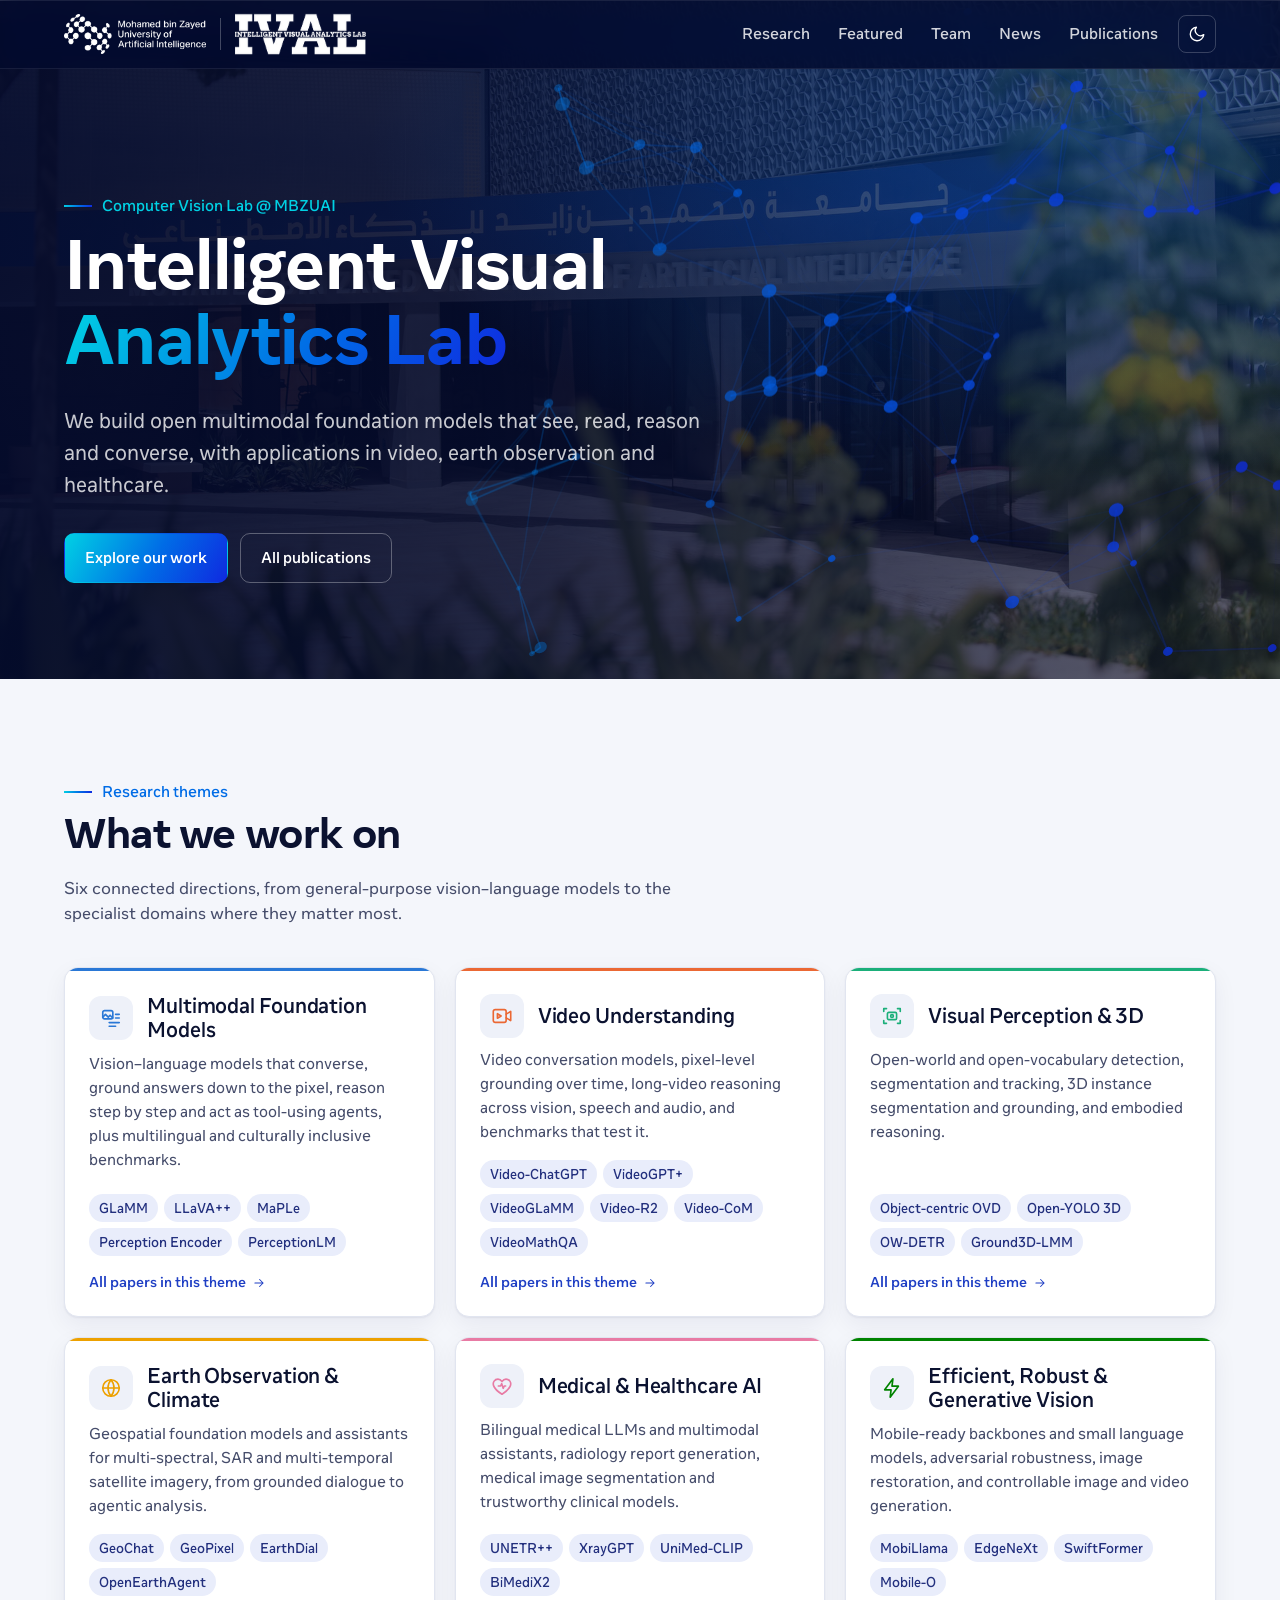
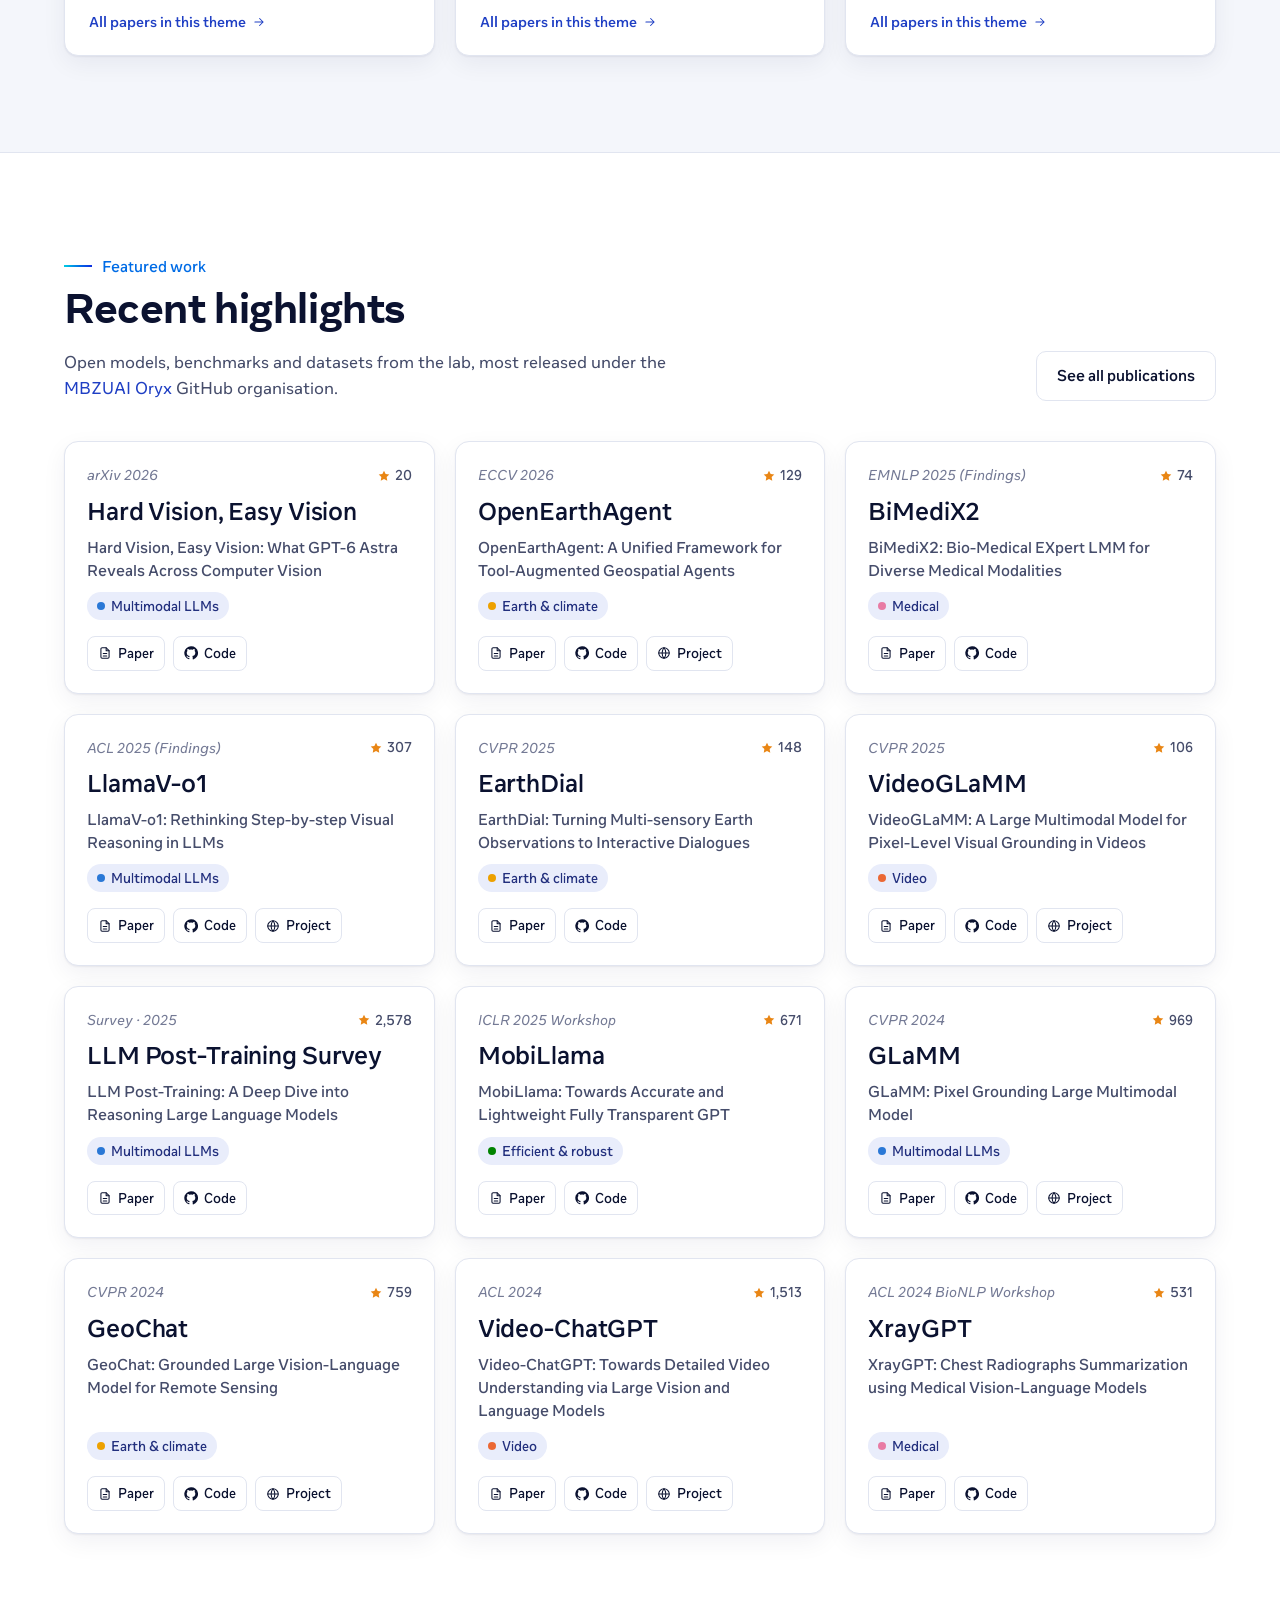
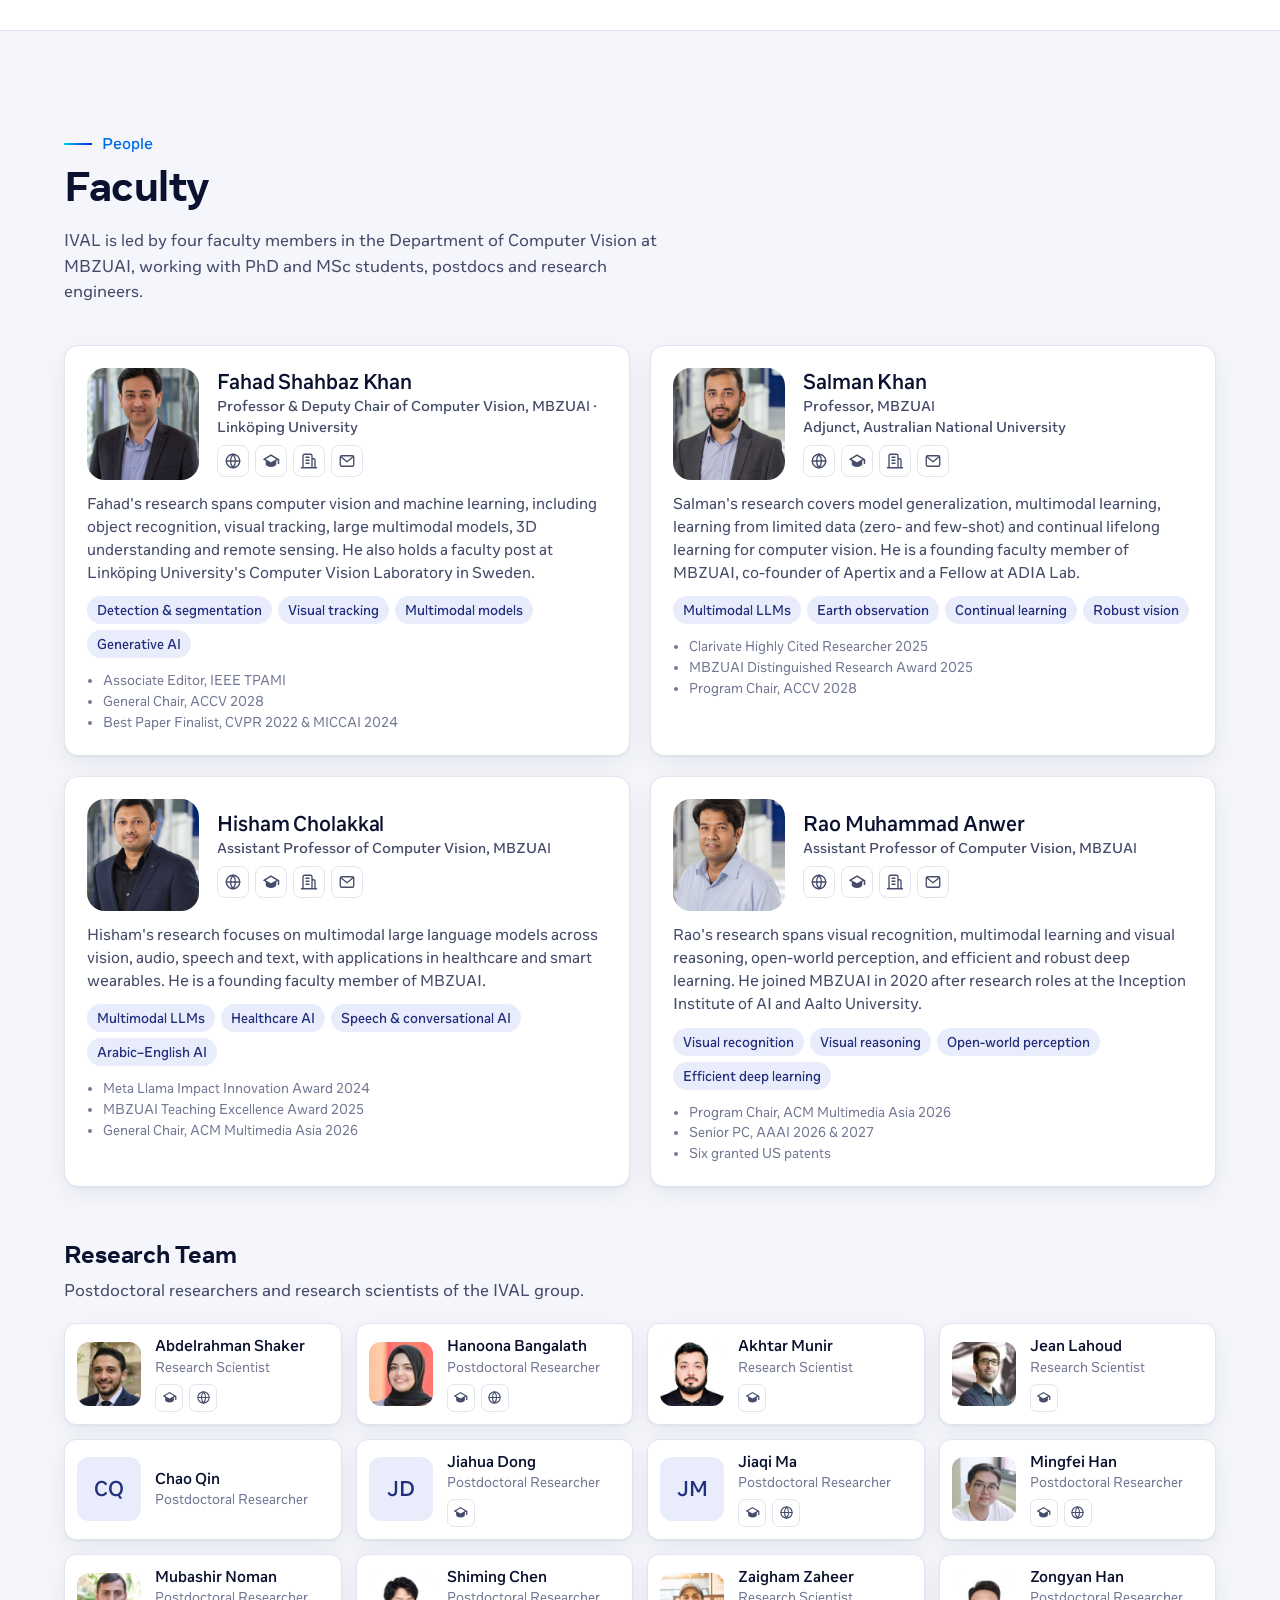
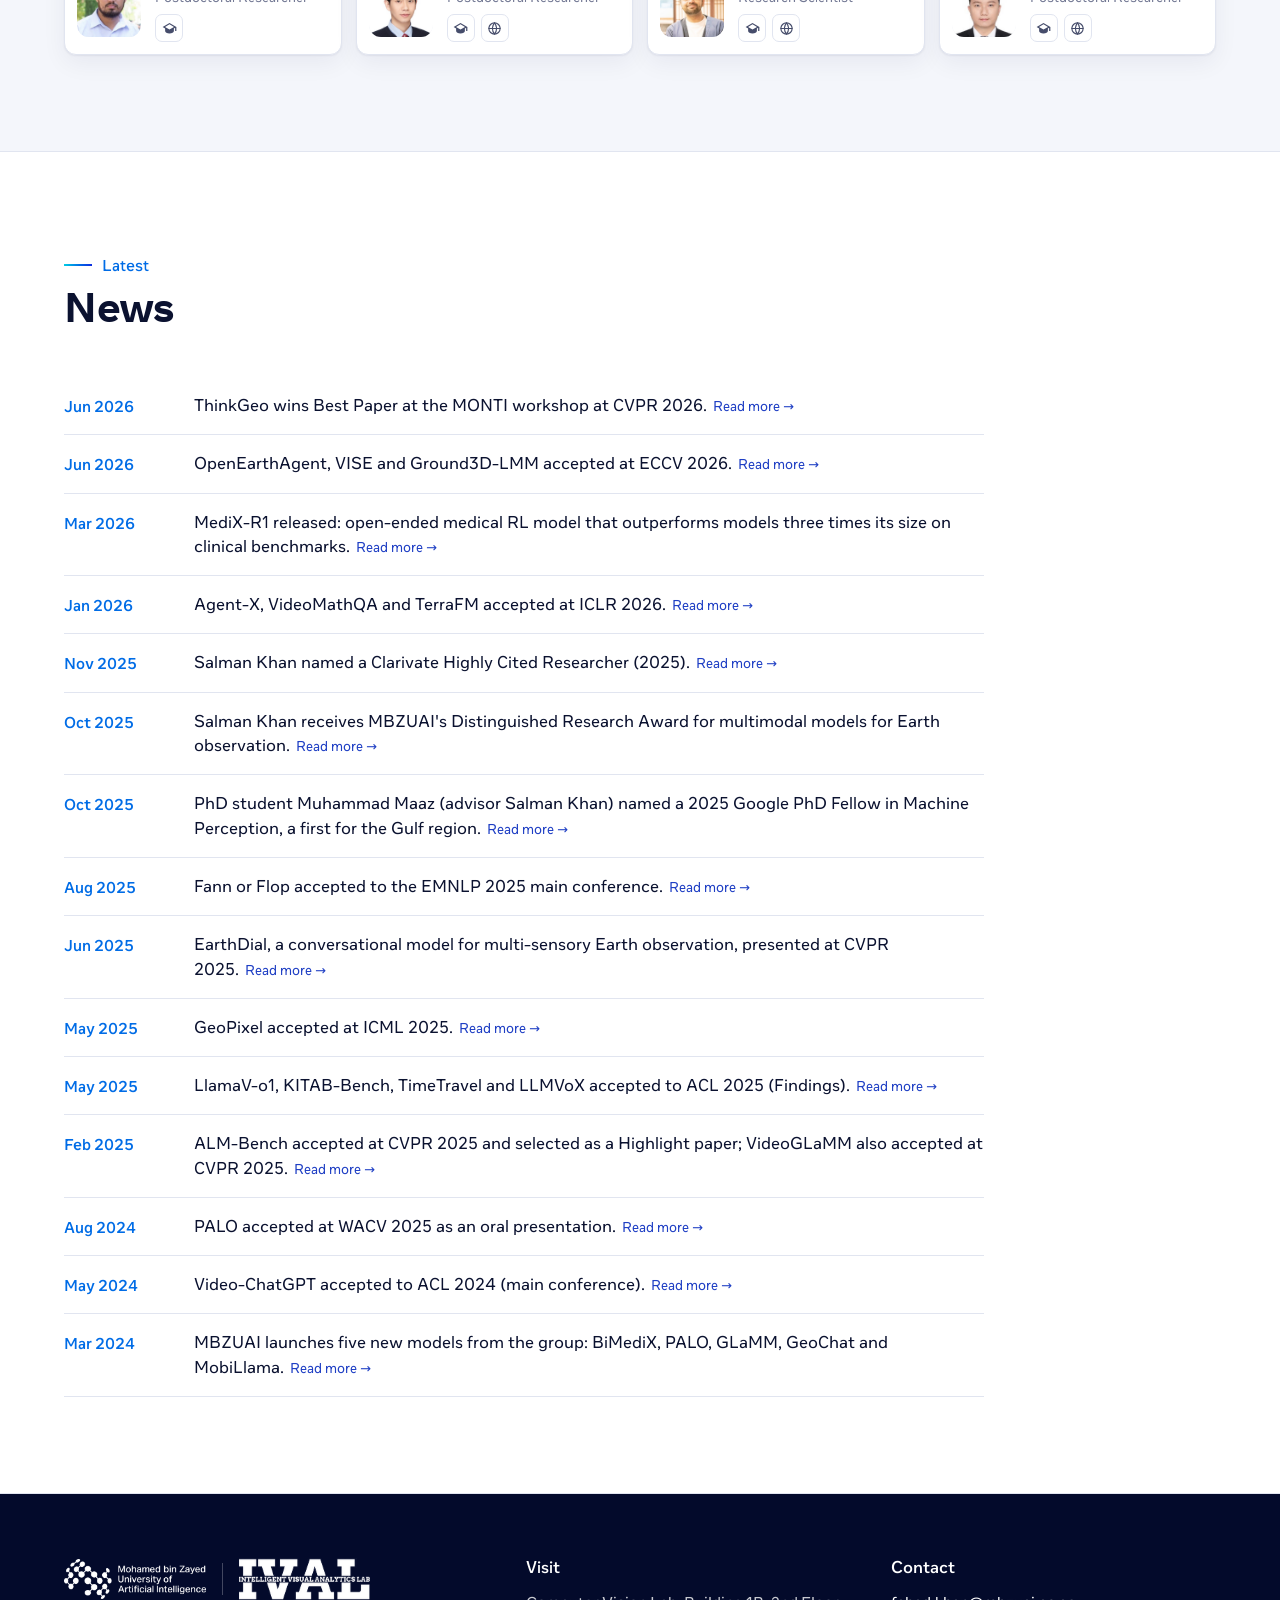
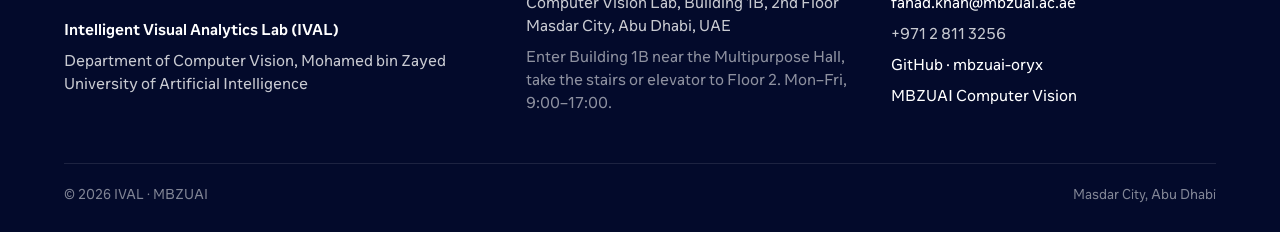
<file: index.html>
<!doctype html>
<html lang="en">
<head>
  <meta charset="utf-8">
  <meta name="viewport" content="width=device-width, initial-scale=1">
  <title>IVAL — Intelligent Visual Analytics Lab | MBZUAI</title>
  <meta name="description" content="The Intelligent Visual Analytics Lab (IVAL) at MBZUAI builds multimodal foundation models, video understanding, earth observation and medical AI systems.">
  <meta property="og:title" content="IVAL — Intelligent Visual Analytics Lab @ MBZUAI">
  <meta property="og:description" content="Computer vision and multimodal AI research at Mohamed bin Zayed University of Artificial Intelligence.">
  <meta property="og:image" content="assets/img/hero.jpg">
  <link rel="icon" type="image/png" href="assets/img/logo-mark.png">
  <link rel="preload" href="fonts/optimistic-variable.woff2" as="font" type="font/woff2" crossorigin>
  <link rel="stylesheet" href="assets/css/style.css?v=202610240140">
</head>
<body>
  <header class="site-header">
    <nav class="container nav" aria-label="Main">
      <a class="brand" href="index.html" aria-label="IVAL home">
        <img class="mbzuai" src="assets/img/mbzuai-logo-white.png" alt="Mohamed bin Zayed University of Artificial Intelligence">
        <span class="divider" aria-hidden="true"></span>
        <img class="ival" src="assets/img/ival-logo-white.png" alt="IVAL — Intelligent Visual Analytics Lab">
      </a>
      <div style="display:flex;align-items:center;gap:8px">
        <ul class="nav-links" id="nav-links">
          <li><a href="#research">Research</a></li>
          <li><a href="#work">Featured</a></li>
          <li><a href="#team">Team</a></li>
          <li><a href="#news">News</a></li>
          <li><a href="publications.html">Publications</a></li>
        </ul>
        <button class="theme-toggle" type="button" aria-label="Toggle color theme"></button>
        <button class="menu-toggle" type="button" aria-label="Open menu" aria-controls="nav-links" aria-expanded="false"></button>
      </div>
    </nav>
  </header>

  <main>
    <section class="hero">
      <canvas aria-hidden="true"></canvas>
      <div class="container">
        <div class="hero-inner">
          <span class="eyebrow">Computer Vision Lab @ MBZUAI</span>
          <h1>Intelligent Visual<br><span class="grad">Analytics Lab</span></h1>
          <p class="lead">We build open multimodal foundation models that see, read, reason and converse, with applications in video, earth observation and healthcare.</p>
          <div class="btn-row">
            <a class="btn btn-primary" href="#work">Explore our work</a>
            <a class="btn btn-ghost" href="publications.html">All publications</a>
          </div>
        </div>
      </div>
    </section>

    <section class="block" id="research">
      <div class="container">
        <div class="section-head reveal">
          <div>
            <span class="eyebrow">Research themes</span>
            <h2>What we work on</h2>
            <p>Six connected directions, from general-purpose vision–language models to the specialist domains where they matter most.</p>
          </div>
        </div>
        <div class="themes viz-root" id="themes-grid"></div>
      </div>
    </section>

    <section class="block alt" id="work">
      <div class="container">
        <div class="section-head reveal">
          <div>
            <span class="eyebrow">Featured work</span>
            <h2>Recent highlights</h2>
            <p>Open models, benchmarks and datasets from the lab, most released under the <a href="https://github.com/mbzuai-oryx" target="_blank" rel="noopener">MBZUAI Oryx</a> GitHub organisation.</p>
          </div>
          <a class="btn btn-outline" href="publications.html">See all publications</a>
        </div>
        <div class="featured viz-root" id="featured-grid"></div>
      </div>
    </section>

    <section class="block" id="team">
      <div class="container">
        <div class="section-head reveal">
          <div>
            <span class="eyebrow">People</span>
            <h2>Faculty</h2>
            <p>IVAL is led by four faculty members in the Department of Computer Vision at MBZUAI, working with PhD and MSc students, postdocs and research engineers.</p>
          </div>
        </div>
        <div class="team" id="team-grid"></div>

        <div class="subhead reveal">
          <h3>Research Team</h3>
          <p>Postdoctoral researchers and research scientists of the IVAL group.</p>
        </div>
        <div class="members" id="members-grid"></div>
      </div>
    </section>

    <section class="block alt" id="news">
      <div class="container">
        <div class="section-head reveal">
          <div>
            <span class="eyebrow">Latest</span>
            <h2>News</h2>
          </div>
        </div>
        <ul class="news" id="news-list"></ul>
      </div>
    </section>
  </main>

  <footer class="site-footer" id="contact">
    <div class="container">
      <div class="foot-grid">
        <div>
          <div class="foot-logos"><img src="assets/img/mbzuai-logo-white.png" alt="MBZUAI"><span class="divider" aria-hidden="true"></span><img src="assets/img/ival-logo-white.png" alt="IVAL"></div>
          <p><strong style="color:#fff">Intelligent Visual Analytics Lab (IVAL)</strong></p>
          <p>Department of Computer Vision, Mohamed bin Zayed University of Artificial Intelligence</p>
        </div>
        <div>
          <h4>Visit</h4>
          <p>Computer Vision Lab, Building 1B, 2nd Floor<br>Masdar City, Abu Dhabi, UAE</p>
          <p style="color:rgba(255,255,255,.55)">Enter Building 1B near the Multipurpose Hall, take the stairs or elevator to Floor 2. Mon–Fri, 9:00–17:00.</p>
        </div>
        <div>
          <h4>Contact</h4>
          <p><a href="mailto:fahad.khan@mbzuai.ac.ae">fahad.khan@mbzuai.ac.ae</a></p>
          <p>+971 2 811 3256</p>
          <p><a href="https://github.com/mbzuai-oryx" target="_blank" rel="noopener">GitHub · mbzuai-oryx</a></p>
          <p><a href="https://mbzuai.ac.ae/research/department/computer-vision-department/" target="_blank" rel="noopener">MBZUAI Computer Vision</a></p>
        </div>
      </div>
      <div class="foot-bottom">
        <span>© <span id="year"></span> IVAL · MBZUAI</span>
        <span>Masdar City, Abu Dhabi</span>
      </div>
    </div>
  </footer>

  <script src="assets/js/icons.js?v=202610240140"></script>
  <script src="assets/data/site-data.js?v=202610240140"></script>
  <script src="assets/js/main.js?v=202610240140"></script>
</body>
</html>
</file>
<file: assets/css/style.css>
/* IVAL — Intelligent Visual Analytics Lab @ MBZUAI
   Theme carried over from the original site: MBZUAI navy/indigo,
   the logo's cyan→blue gradient, and an orange accent. Type: Optimistic (fonts/). */

@font-face {
  font-family: "Optimistic";
  src: url("../../fonts/optimistic-variable.woff2") format("woff2"), url("../../fonts/optimistic-variable.ttf") format("truetype");
  font-weight: 300 800;
  font-style: normal;
  font-display: swap;
}
@font-face {
  font-family: "Optimistic";
  src: url("../../fonts/optimistic-variable.woff2") format("woff2"), url("../../fonts/optimistic-variable.ttf") format("truetype");
  font-weight: 300 800;
  font-style: italic;
  font-display: swap;
}
@font-face {
  font-family: "Optimistic Display";
  src: url("../../fonts/optimistic-display-bold.woff2") format("woff2"), url("../../fonts/optimistic-display-bold.ttf") format("truetype");
  font-weight: 700;
  font-style: normal;
  font-display: swap;
}

:root {
  color-scheme: light;
  /* brand (fixed across modes) */
  --navy-950: #030a2b;
  --navy-900: #041141;
  --navy-800: #072382;
  --indigo: #3d4dad;
  --brand-cyan: #00d1e4;
  --brand-blue: #006ce6;
  --brand-deep: #0f2ae0;
  --accent: #e98615;
  --grad: linear-gradient(120deg, var(--brand-cyan) 0%, var(--brand-blue) 55%, var(--brand-deep) 100%);

  /* surfaces & ink */
  --bg: #f4f6fb;
  --surface: #ffffff;
  --surface-2: #eef1f9;
  --text: #0b1230;
  --text-2: #464d6b;
  --muted: #747a95;
  --line: #e1e5f0;
  --link: #1f3fc4;
  --chip-bg: #e9edfb;
  --chip-text: #23307e;
  --shadow: 0 1px 2px rgba(4, 17, 65, .06), 0 8px 24px rgba(4, 17, 65, .06);
  --shadow-lg: 0 2px 4px rgba(4, 17, 65, .06), 0 18px 48px rgba(4, 17, 65, .12);

  --radius: 14px;
  --maxw: 1200px;
  --font-head: "Optimistic Display", "Optimistic", system-ui, sans-serif;
  --font-body: "Optimistic", system-ui, -apple-system, "Segoe UI", sans-serif;
}

@media (prefers-color-scheme: dark) {
  :root:not([data-theme="light"]) {
    color-scheme: dark;
    --bg: #060b22;
    --surface: #0d1433;
    --surface-2: #121a3e;
    --text: #edf0fa;
    --text-2: #b5bcd6;
    --muted: #8a91ad;
    --line: #1e2752;
    --link: #7fb0ff;
    --chip-bg: #18224f;
    --chip-text: #c5d2ff;
    --shadow: 0 1px 2px rgba(0, 0, 0, .3), 0 8px 24px rgba(0, 0, 0, .25);
    --shadow-lg: 0 2px 4px rgba(0, 0, 0, .3), 0 18px 48px rgba(0, 0, 0, .4);
  }
}
:root[data-theme="dark"] {
  color-scheme: dark;
  --bg: #060b22;
  --surface: #0d1433;
  --surface-2: #121a3e;
  --text: #edf0fa;
  --text-2: #b5bcd6;
  --muted: #8a91ad;
  --line: #1e2752;
  --link: #7fb0ff;
  --chip-bg: #18224f;
  --chip-text: #c5d2ff;
  --shadow: 0 1px 2px rgba(0, 0, 0, .3), 0 8px 24px rgba(0, 0, 0, .25);
  --shadow-lg: 0 2px 4px rgba(0, 0, 0, .3), 0 18px 48px rgba(0, 0, 0, .4);
}

*, *::before, *::after { box-sizing: border-box; }
html { scroll-behavior: smooth; scroll-padding-top: 80px; }
@media (prefers-reduced-motion: reduce) { html { scroll-behavior: auto; } }
body {
  margin: 0;
  background: var(--bg);
  color: var(--text);
  font: 400 16px/1.6 var(--font-body);
  -webkit-font-smoothing: antialiased;
  overflow-x: hidden;
}
img { max-width: 100%; display: block; }
a { color: var(--link); text-decoration: none; }
a:hover { text-decoration: underline; }
:focus-visible { outline: 2px solid var(--brand-blue); outline-offset: 3px; border-radius: 4px; }

h1, h2, h3, h4 { font-family: var(--font-body); font-weight: 600; line-height: 1.2; margin: 0; letter-spacing: -.005em; }
/* page and section titles use the display cut */
h1, h2 { font-family: var(--font-head); font-weight: 700; letter-spacing: -.01em; }
/* venue names: true italic from the variable font's "ital" axis (browsers don't switch it on by themselves) */
.work .venue, .pub .v { font-style: italic; font-variation-settings: "ital" 1; }
.container { max-width: var(--maxw); margin: 0 auto; padding: 0 24px; }
@media (max-width: 600px) { .container { padding: 0 16px; } }

/* ---------- header ---------- */
.site-header {
  position: sticky; top: 0; z-index: 50;
  background: rgba(3, 10, 43, .82);
  backdrop-filter: saturate(160%) blur(14px);
  -webkit-backdrop-filter: saturate(160%) blur(14px);
  border-bottom: 1px solid rgba(255, 255, 255, .08);
}
.nav { display: flex; align-items: center; justify-content: space-between; height: 68px; gap: 16px; }
.brand { display: flex; align-items: center; gap: 14px; color: #fff; text-decoration: none !important; min-width: 0; }
.brand img { width: auto; display: block; }
.brand img.mbzuai { height: 40px; }
.brand img.ival { height: 42px; }
.brand .divider { width: 1px; height: 32px; background: rgba(255, 255, 255, .25); }
.nav-links { display: flex; align-items: center; gap: 4px; list-style: none; margin: 0; padding: 0; }
.nav-links a {
  color: rgba(255, 255, 255, .82); font-family: var(--font-body); font-weight: 500;
  font-size: 15px; padding: 8px 12px; border-radius: 8px; text-decoration: none;
}
.nav-links a:hover, .nav-links a[aria-current="page"] { color: #fff; background: rgba(255, 255, 255, .08); }
.theme-toggle, .menu-toggle {
  background: transparent; border: 1px solid rgba(255, 255, 255, .2); color: #fff; border-radius: 8px;
  width: 38px; height: 38px; display: inline-grid; place-items: center; cursor: pointer;
}
.theme-toggle:hover, .menu-toggle:hover { background: rgba(255, 255, 255, .08); }
.menu-toggle { display: none; }
@media (max-width: 900px) {
  .brand { gap: 12px; }
  .menu-toggle { display: inline-grid; }
  .nav-links {
    position: absolute; top: 68px; left: 0; right: 0; flex-direction: column; align-items: stretch;
    background: var(--navy-950); padding: 8px 16px 16px; display: none; border-bottom: 1px solid rgba(255, 255, 255, .08);
  }
  .nav-links.open { display: flex; }
  .nav-links a { padding: 12px; }
}
@media (max-width: 420px) { .brand img.mbzuai { height: 30px; } .brand img.ival { height: 26px; } .brand { gap: 10px; } }

/* ---------- hero ---------- */
.hero {
  position: relative; overflow: hidden; color: #fff;
  /* campus photo under a navy wash: darkest behind the text, lighter on the right so the building shows */
  background: radial-gradient(1200px 600px at 85% 20%, rgba(0, 108, 230, .30), transparent 60%),
              linear-gradient(90deg, rgba(3, 10, 43, .95) 0%, rgba(3, 10, 43, .86) 42%, rgba(3, 10, 43, .58) 100%),
              url("../img/hero.jpg") center 40% / cover no-repeat,
              var(--navy-950);
  margin-top: -68px; padding-top: 68px;
}
.hero canvas { position: absolute; inset: 0; width: 100%; height: 100%; opacity: .9; }
.hero-inner { position: relative; padding: 120px 0 96px; max-width: 780px; }
.eyebrow {
  display: inline-flex; align-items: center; gap: 10px; font-family: var(--font-body); font-weight: 500;
  font-size: 14.5px; color: var(--brand-cyan);
}
.eyebrow::before { content: ""; width: 28px; height: 2px; background: var(--grad); }
.hero h1 { font-size: clamp(40px, 6vw, 70px); line-height: 1.08; margin: 18px 0 18px; }
.hero h1 .grad { background: var(--grad); -webkit-background-clip: text; background-clip: text; color: transparent; }
.hero p.lead { font-size: clamp(17px, 2vw, 20px); color: rgba(255, 255, 255, .78); max-width: 640px; margin: 0 0 32px; }
.btn-row { display: flex; flex-wrap: wrap; gap: 12px; }
.btn {
  display: inline-flex; align-items: center; gap: 8px; font-family: var(--font-body); font-weight: 600;
  font-size: 15px; padding: 12px 20px; border-radius: 10px; text-decoration: none !important;
  border: 1px solid transparent; transition: transform .15s ease, background .15s ease;
}
.btn:hover { transform: translateY(-1px); }
.btn-primary { background: var(--grad); color: #fff; }
.btn-ghost { color: #fff; border-color: rgba(255, 255, 255, .3); }
.btn-ghost:hover { background: rgba(255, 255, 255, .08); }
.btn-outline { color: var(--text); border-color: var(--line); background: var(--surface); }
.btn-outline:hover { border-color: var(--brand-blue); }

@media (max-width: 760px) { .hero-inner { padding: 72px 0 56px; } }

/* ---------- sections ---------- */
section.block { padding: 96px 0; }
section.block.alt { background: var(--surface); border-top: 1px solid var(--line); border-bottom: 1px solid var(--line); }
@media (max-width: 600px) { section.block { padding: 64px 0; } }
.section-head { display: flex; align-items: end; justify-content: space-between; gap: 24px; margin-bottom: 40px; flex-wrap: wrap; }
.section-head .eyebrow { color: var(--brand-blue); }
.section-head h2 { font-size: clamp(30px, 4vw, 42px); margin-top: 10px; }
.section-head p { color: var(--text-2); max-width: 620px; margin: 12px 0 0; }

/* themes */
.themes { display: grid; grid-template-columns: repeat(3, 1fr); gap: 20px; }
@media (max-width: 960px) { .themes { grid-template-columns: repeat(2, 1fr); } }
@media (max-width: 620px) { .themes { grid-template-columns: 1fr; } }
.theme-card {
  position: relative; background: var(--surface); border: 1px solid var(--line); border-radius: var(--radius);
  padding: 26px 24px 22px; box-shadow: var(--shadow); overflow: hidden; display: flex; flex-direction: column;
}
.theme-card::before { content: ""; position: absolute; left: 0; top: 0; right: 0; height: 3px; background: var(--c, var(--brand-blue)); }
.theme-card .head { display: flex; align-items: center; gap: 14px; }
.theme-card .icon { width: 44px; height: 44px; flex: none; border-radius: 12px; display: grid; place-items: center; background: var(--surface-2); color: var(--c); }
.theme-card h3 { font-size: 20px; }
.theme-card p { color: var(--text-2); font-size: 15px; margin: 10px 0 16px; flex: 1; }
.theme-card .examples { display: flex; flex-wrap: wrap; gap: 6px; }
.theme-card .more { display: inline-flex; align-items: center; gap: 6px; margin-top: 16px; font-size: 13.5px; font-weight: 600; }

.chip {
  display: inline-flex; align-items: center; gap: 6px; font-size: 12.5px; font-weight: 500; padding: 4px 10px;
  border-radius: 999px; background: var(--chip-bg); color: var(--chip-text); white-space: nowrap; text-decoration: none !important;
}
a.chip:hover { outline: 1px solid var(--brand-blue); }
.chip .dot { width: 8px; height: 8px; border-radius: 50%; background: var(--c); }

/* featured work */
.featured { display: grid; grid-template-columns: repeat(3, 1fr); gap: 20px; }
@media (max-width: 960px) { .featured { grid-template-columns: repeat(2, 1fr); } }
@media (max-width: 620px) { .featured { grid-template-columns: 1fr; } }
.work {
  background: var(--surface); border: 1px solid var(--line); border-radius: var(--radius); padding: 22px;
  display: flex; flex-direction: column; gap: 10px; box-shadow: var(--shadow); transition: transform .18s ease, box-shadow .18s ease;
}
.work:hover { transform: translateY(-3px); box-shadow: var(--shadow-lg); }
.work .top { display: flex; align-items: center; justify-content: space-between; gap: 8px; }
.work .venue { font-size: 14px; color: var(--muted); }
.work h3 { font-size: 24px; }
.work .title { font-size: 14.5px; color: var(--text-2); margin: 0; font-weight: 500; flex: 1; }
.work .links { display: flex; flex-wrap: wrap; gap: 8px; margin-top: 6px; }
.work .links a {
  font-size: 13px; font-weight: 500; padding: 6px 10px; border-radius: 8px; border: 1px solid var(--line);
  color: var(--text); text-decoration: none; display: inline-flex; align-items: center; gap: 6px;
}
.work .links a:hover { border-color: var(--brand-blue); color: var(--link); }
.stars { display: inline-flex; align-items: center; gap: 4px; font-size: 13px; color: var(--text-2); font-weight: 500; }
.stars svg { color: var(--accent); }

/* theme colour tokens (validated categorical palette, light/dark steps) */
.viz-root {
  --viz-grid: #e6e8f0; --viz-axis: #c3c7d6; --viz-muted: #7b8098; --viz-gap: var(--surface);
  --s1: #2a78d6; --s2: #eb6834; --s3: #1baf7a; --s4: #eda100; --s5: #e87ba4; --s6: #008300; --s7: #6250d6;
}
@media (prefers-color-scheme: dark) {
  :root:where(:not([data-theme="light"])) .viz-root {
    --viz-grid: #1d2550; --viz-axis: #2c3566; --viz-muted: #8a91ad;
    --s1: #3987e5; --s2: #d95926; --s3: #199e70; --s4: #c98500; --s5: #d55181; --s6: #008300; --s7: #9085e9;
  }
}
:root[data-theme="dark"] .viz-root {
  --viz-grid: #1d2550; --viz-axis: #2c3566; --viz-muted: #8a91ad;
  --s1: #3987e5; --s2: #d95926; --s3: #199e70; --s4: #c98500; --s5: #d55181; --s6: #008300; --s7: #9085e9;
}

/* team: 2 x 2 cards, small rounded-square photo beside name and role */
.team { display: grid; grid-template-columns: repeat(2, 1fr); gap: 20px; }
@media (max-width: 900px) { .team { grid-template-columns: 1fr; } }
.person { background: var(--surface); border: 1px solid var(--line); border-radius: var(--radius); box-shadow: var(--shadow); padding: 22px; display: flex; flex-direction: column; gap: 12px; }
.person .head { display: flex; gap: 18px; align-items: center; }
.person .photo { width: 112px; height: 112px; flex: none; border-radius: 18px; object-fit: cover; object-position: center 20%; background: var(--surface-2); }
.person h3 { font-size: 20px; }
.person .role { color: var(--text-2); font-size: 14px; font-weight: 500; line-height: 1.45; margin-top: 2px; white-space: pre-line; }
.person .bio { color: var(--text-2); font-size: 14.5px; margin: 0; }
.person .tags { display: flex; flex-wrap: wrap; gap: 6px; }
.person .honours { font-size: 13px; color: var(--muted); margin: 0; padding-left: 16px; }
.person .plinks { display: flex; gap: 6px; margin-top: 8px; }
.person .plinks a { width: 32px; height: 32px; display: grid; place-items: center; border: 1px solid var(--line); border-radius: 8px; color: var(--text-2); }
.person .plinks a:hover { border-color: var(--brand-blue); color: var(--link); }
@media (max-width: 460px) { .person .photo { width: 88px; height: 88px; border-radius: 14px; } .person .head { gap: 14px; } }

/* research team: compact cards */
.subhead { margin: 56px 0 20px; }
.subhead h3 { font-family: var(--font-head); font-weight: 700; font-size: 24px; }
.subhead p { color: var(--text-2); margin: 6px 0 0; }
.members { display: grid; grid-template-columns: repeat(auto-fill, minmax(230px, 1fr)); gap: 14px; }
.member { display: flex; align-items: center; gap: 14px; background: var(--surface); border: 1px solid var(--line); border-radius: 12px; padding: 12px; box-shadow: var(--shadow); min-width: 0; }
.member .photo { width: 64px; height: 64px; flex: none; border-radius: 12px; object-fit: cover; object-position: center 25%; background: var(--surface-2); }
.member .initials { display: grid; place-items: center; font-weight: 600; font-size: 20px; color: var(--chip-text); background: var(--chip-bg); }
.member .info { min-width: 0; }
.member .name { font-weight: 600; font-size: 15px; line-height: 1.3; }
.member .role { color: var(--muted); font-size: 13px; margin-top: 1px; }
.member .mlinks { display: flex; gap: 6px; margin-top: 6px; }
.member .mlinks a { width: 28px; height: 28px; display: grid; place-items: center; border: 1px solid var(--line); border-radius: 7px; color: var(--text-2); }
.member .mlinks a:hover { border-color: var(--brand-blue); color: var(--link); }

/* news */
.news { list-style: none; margin: 0; padding: 0; max-width: 920px; }
.news li { display: grid; grid-template-columns: 110px 1fr; gap: 20px; padding: 16px 0; border-bottom: 1px solid var(--line); }
@media (max-width: 560px) { .news li { grid-template-columns: 1fr; gap: 4px; } }
.news time { font-weight: 600; font-size: 14.5px; color: var(--brand-blue); padding-top: 2px; }
.news .txt { color: var(--text); font-size: 15.5px; }
.news .txt a { font-size: 13px; margin-left: 6px; white-space: nowrap; }

/* publications page */
.page-hero { background: var(--navy-950); color: #fff; margin-top: -68px; padding: 140px 0 56px; position: relative; overflow: hidden; }
.page-hero::after { content: ""; position: absolute; inset: 0; background: radial-gradient(800px 400px at 90% 0%, rgba(0, 108, 230, .35), transparent 60%); pointer-events: none; }
.page-hero .container { position: relative; z-index: 1; }
.page-hero h1 { font-size: clamp(36px, 5vw, 54px); margin-top: 12px; }
.page-hero p { color: rgba(255, 255, 255, .75); max-width: 680px; }
.filters { display: flex; flex-wrap: wrap; gap: 10px; align-items: center; padding: 20px 0; position: sticky; top: 68px; background: var(--bg); z-index: 10; border-bottom: 1px solid var(--line); }
.filters input[type="search"], .filters select {
  font: 14px var(--font-body); color: var(--text); background: var(--surface); border: 1px solid var(--line);
  border-radius: 10px; padding: 9px 12px; min-width: 0;
}
.filters input[type="search"] { flex: 1 1 260px; }
.filters select { flex: 0 1 auto; }
.filters .count { color: var(--muted); font-size: 13.5px; margin-left: auto; }
@media (max-width: 600px) { .filters { position: static; } .filters select { flex: 1 1 45%; } .filters .count { margin-left: 0; } }
.year-group h2 { font-size: 30px; margin: 36px 0 8px; color: var(--text); display: flex; align-items: center; gap: 12px; }
.year-group h2 span { font-family: var(--font-body); font-size: 13px; color: var(--muted); font-weight: 500; letter-spacing: 0; }
.pub { display: grid; grid-template-columns: 140px 1fr; gap: 18px; padding: 16px 0; border-bottom: 1px solid var(--line); }
@media (max-width: 640px) { .pub { grid-template-columns: 1fr; gap: 6px; } }
.pub .v { font-size: 15px; font-weight: 500; color: var(--brand-blue); }
.pub .pt { font-weight: 600; font-size: 15.5px; line-height: 1.45; }
.pub .pt a { color: var(--text); }
.pub .pa { color: var(--text-2); font-size: 13.5px; margin-top: 3px; }
.pub .pa b { color: var(--text); font-weight: 600; }
.pub .pm { display: flex; flex-wrap: wrap; gap: 6px; margin-top: 8px; align-items: center; }
.pub .pm .cit { font-size: 12.5px; color: var(--muted); }
.empty { padding: 48px 0; color: var(--muted); text-align: center; }

/* footer */
.site-footer { background: var(--navy-950); color: rgba(255, 255, 255, .78); padding: 64px 0 28px; }
.site-footer a { color: #fff; }
.foot-grid { display: grid; grid-template-columns: 1.3fr 1fr 1fr; gap: 40px; }
@media (max-width: 820px) { .foot-grid { grid-template-columns: 1fr; } }
.site-footer h4 { color: #fff; font-size: 16px; margin-bottom: 14px; }
.site-footer p { margin: 0 0 8px; font-size: 14.5px; }
.foot-logos { display: flex; align-items: center; gap: 16px; margin-bottom: 18px; }
.foot-logos img { height: 40px; width: auto; }
.foot-logos img + .divider + img { height: 42px; }
.foot-logos .divider { width: 1px; height: 32px; background: rgba(255, 255, 255, .25); }
.foot-bottom { border-top: 1px solid rgba(255, 255, 255, .1); margin-top: 40px; padding-top: 20px; font-size: 13px; color: rgba(255, 255, 255, .5); display: flex; justify-content: space-between; flex-wrap: wrap; gap: 8px; }

.reveal { opacity: 0; transform: translateY(14px); transition: opacity .6s ease, transform .6s ease; }
.reveal.in { opacity: 1; transform: none; }
@media (prefers-reduced-motion: reduce) { .reveal { opacity: 1; transform: none; transition: none; } }
.sr-only { position: absolute; width: 1px; height: 1px; overflow: hidden; clip: rect(0 0 0 0); white-space: nowrap; }
</file>
